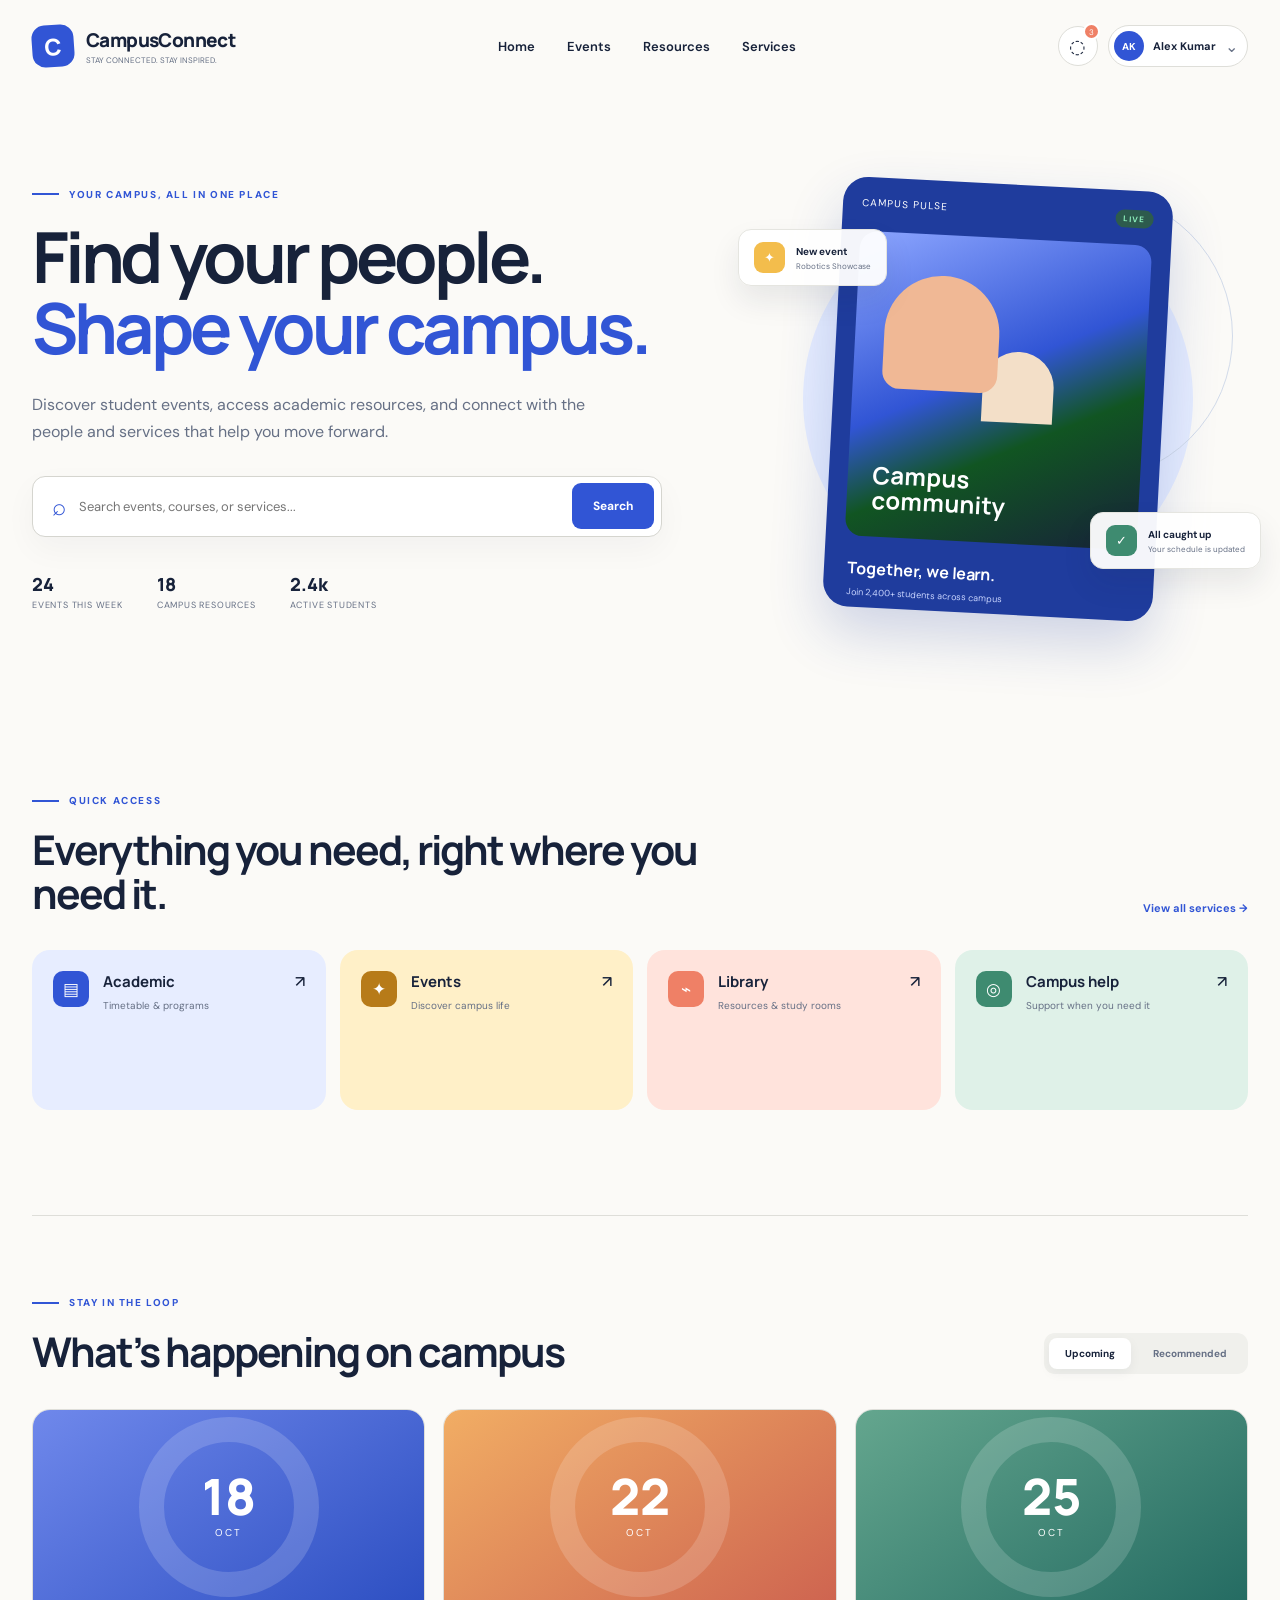
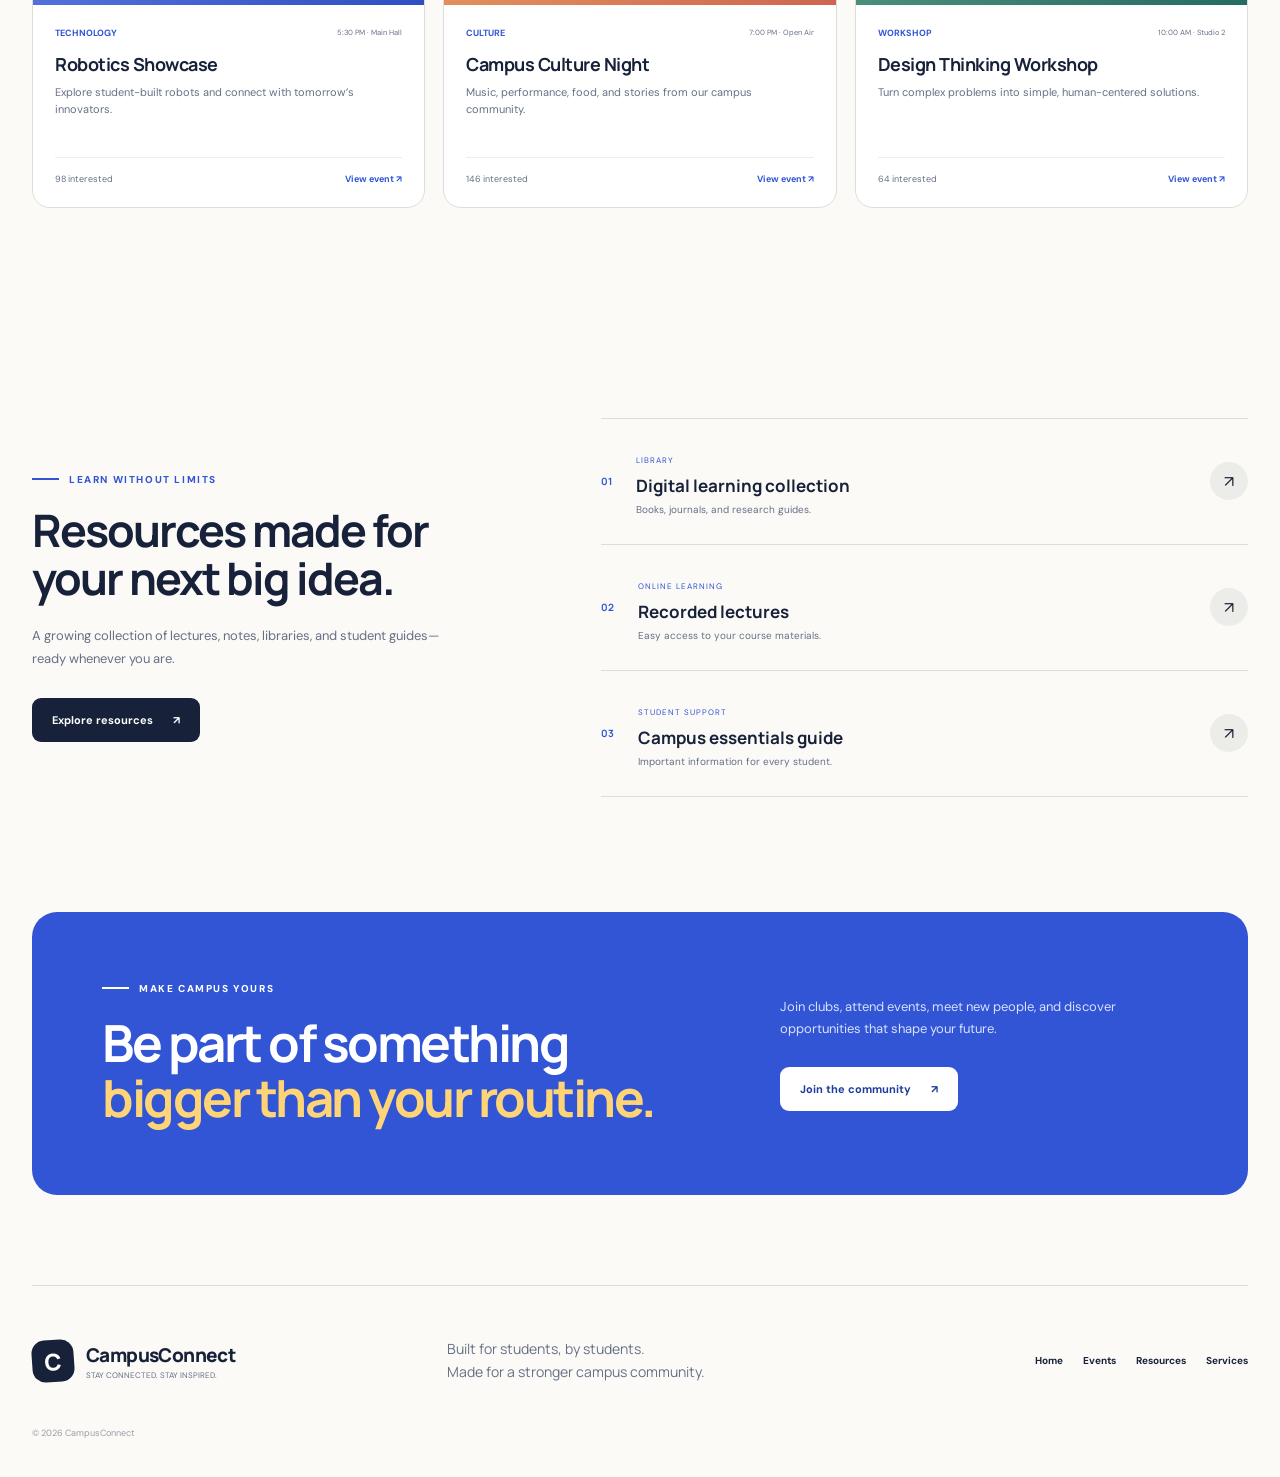
<file: week1/index.html>
<!DOCTYPE html>
<html lang="en">
<head>
    <meta charset="UTF-8">
    <meta name="viewport" content="width=device-width, initial-scale=1.0">
    <meta name="description" content="CampusConnect brings campus events, announcements, resources, and student services together in one place.">
    <link rel="preconnect" href="https://fonts.googleapis.com">
    <link rel="preconnect" href="https://fonts.gstatic.com" crossorigin>
    <link href="https://fonts.googleapis.com/css2?family=DM+Sans:wght@400;500;600;700&family=Manrope:wght@500;600;700;800&display=swap" rel="stylesheet">
    <link rel="stylesheet" href="style.css">
    <title>CampusConnect | Your Campus, Connected</title>
</head>
<body>
    <header class="site-header">
        <a class="brand" href="#top" aria-label="CampusConnect home">
            <span class="brand-mark">C</span>
            <span><strong>CampusConnect</strong><small>Stay connected. Stay inspired.</small></span>
        </a>
        <nav class="main-nav" aria-label="Main navigation">
            <a href="#home">Home</a>
            <a href="#events">Events</a>
            <a href="#resources">Resources</a>
            <a href="#services">Services</a>
        </nav>
        <div class="header-actions">
            <div class="notification-wrap">
                <button class="icon-button notification-button" type="button" aria-label="Open notifications" aria-expanded="false">◌<span>3</span></button>
                <div class="notification-panel" hidden>
                    <strong>Notifications</strong>
                    <p>New event: Robotics Showcase</p>
                    <p>Class schedule updated</p>
                    <p>Library resources added</p>
                </div>
            </div>
            <button class="profile-button" type="button" aria-label="Open student profile"><span>AK</span><b>Alex Kumar</b><i>⌄</i></button>
            <button class="menu-toggle" type="button" aria-label="Open navigation" aria-expanded="false">☰</button>
        </div>
    </header>

    <main id="top">
        <section class="hero" id="home">
            <div class="hero-copy">
                <p class="eyebrow"><span></span> Your campus, all in one place</p>
                <h1>Find your people.<br><em>Shape your campus.</em></h1>
                <p class="hero-lede">Discover student events, access academic resources, and connect with the people and services that help you move forward.</p>
                <form class="search-form" role="search">
                    <label for="campus-search">⌕</label>
                    <input id="campus-search" type="search" placeholder="Search events, courses, or services..." autocomplete="off">
                    <button type="button">Search</button>
                </form>
                <div class="hero-stats">
                    <div><strong>24</strong><span>Events this week</span></div>
                    <div><strong>18</strong><span>Campus resources</span></div>
                    <div><strong>2.4k</strong><span>Active students</span></div>
                </div>
            </div>
            <div class="hero-visual" aria-label="Student community illustration">
                <div class="orb orb-one"></div>
                <div class="orb orb-two"></div>
                <div class="campus-card">
                    <div class="campus-card-top"><span>Campus pulse</span><b>Live</b></div>
                    <div class="student-photo"><span>Campus<br>community</span></div>
                    <div class="campus-card-bottom"><strong>Together, we learn.</strong><small>Join 2,400+ students across campus</small></div>
                </div>
                <div class="floating-card floating-one"><span>✦</span><div><strong>New event</strong><small>Robotics Showcase</small></div></div>
                <div class="floating-card floating-two"><span>✓</span><div><strong>All caught up</strong><small>Your schedule is updated</small></div></div>
            </div>
        </section>

        <section class="quick-section" id="services">
            <div class="section-heading"><div><p class="eyebrow"><span></span> Quick access</p><h2>Everything you need, right where you need it.</h2></div><a href="#resources" class="view-all">View all services →</a></div>
            <div class="quick-grid">
                <a class="quick-card blue" href="#events" data-searchable="timetable classes academics academic schedule"><span class="quick-icon">▤</span><div><strong>Academic</strong><small>Timetable & programs</small></div><b>↗</b></a>
                <a class="quick-card yellow" href="#events" data-searchable="events clubs activities student community"><span class="quick-icon">✦</span><div><strong>Events</strong><small>Discover campus life</small></div><b>↗</b></a>
                <a class="quick-card coral" href="#resources" data-searchable="library learning resources books study"><span class="quick-icon">⌁</span><div><strong>Library</strong><small>Resources & study rooms</small></div><b>↗</b></a>
                <a class="quick-card green" href="#resources" data-searchable="campus services student support help desk"><span class="quick-icon">◎</span><div><strong>Campus help</strong><small>Support when you need it</small></div><b>↗</b></a>
            </div>
        </section>

        <section class="content-section" id="events">
            <div class="section-heading"><div><p class="eyebrow"><span></span> Stay in the loop</p><h2>What’s happening on campus</h2></div><div class="tabs" role="tablist" aria-label="Event categories"><button class="tab active" role="tab" aria-selected="true" aria-controls="upcoming-panel" id="upcoming-tab" type="button">Upcoming</button><button class="tab" role="tab" aria-selected="false" aria-controls="recommended-panel" id="recommended-tab" type="button">Recommended</button></div></div>
            <div class="tab-panel" id="upcoming-panel" role="tabpanel" aria-labelledby="upcoming-tab">
                <div class="event-grid">
                    <article class="event-card" data-searchable="robotics showcase technology students event">
                        <div class="event-image event-robotics"><span>18</span><small>OCT</small></div>
                        <div class="event-content"><div class="event-meta"><span>Technology</span><small>5:30 PM · Main Hall</small></div><h3>Robotics Showcase</h3><p>Explore student-built robots and connect with tomorrow’s innovators.</p><div class="event-footer"><span>98 interested</span><a href="#">View event ↗</a></div></div>
                    </article>
                    <article class="event-card" data-searchable="culture night performance arts event">
                        <div class="event-image event-culture"><span>22</span><small>OCT</small></div>
                        <div class="event-content"><div class="event-meta"><span>Culture</span><small>7:00 PM · Open Air</small></div><h3>Campus Culture Night</h3><p>Music, performance, food, and stories from our campus community.</p><div class="event-footer"><span>146 interested</span><a href="#">View event ↗</a></div></div>
                    </article>
                    <article class="event-card" data-searchable="design workshop creative course event">
                        <div class="event-image event-design"><span>25</span><small>OCT</small></div>
                        <div class="event-content"><div class="event-meta"><span>Workshop</span><small>10:00 AM · Studio 2</small></div><h3>Design Thinking Workshop</h3><p>Turn complex problems into simple, human-centered solutions.</p><div class="event-footer"><span>64 interested</span><a href="#">View event ↗</a></div></div>
                    </article>
                </div>
            </div>
            <div class="tab-panel" id="recommended-panel" role="tabpanel" aria-labelledby="recommended-tab" hidden>
                <div class="recommendation-card"><span>✦</span><div><small>Recommended for you</small><h3>Creative Projects & Community</h3><p>Based on your recent interests, these events are a great match for you.</p></div><a href="#">Explore matches →</a></div>
            </div>
        </section>

        <section class="resources-section" id="resources">
            <div class="resource-intro"><p class="eyebrow"><span></span> Learn without limits</p><h2>Resources made for your next big idea.</h2><p>A growing collection of lectures, notes, libraries, and student guides—ready whenever you are.</p><a class="button button-dark" href="#">Explore resources <span>↗</span></a></div>
            <div class="resource-list">
                <article class="resource-item" data-searchable="library book study academic resource"><span class="resource-number">01</span><div><small>Library</small><h3>Digital learning collection</h3><p>Books, journals, and research guides.</p></div><span class="resource-arrow">↗</span></article>
                <article class="resource-item" data-searchable="course online lecture video study resource"><span class="resource-number">02</span><div><small>Online learning</small><h3>Recorded lectures</h3><p>Easy access to your course materials.</p></div><span class="resource-arrow">↗</span></article>
                <article class="resource-item" data-searchable="student guide help support resource"><span class="resource-number">03</span><div><small>Student support</small><h3>Campus essentials guide</h3><p>Important information for every student.</p></div><span class="resource-arrow">↗</span></article>
            </div>
        </section>

        <section class="cta-section">
            <div><p class="eyebrow light"><span></span> Make campus yours</p><h2>Be part of something<br><em>bigger than your routine.</em></h2></div>
            <div><p>Join clubs, attend events, meet new people, and discover opportunities that shape your future.</p><a class="button button-light" href="#events">Join the community <span>↗</span></a></div>
        </section>
    </main>

    <footer class="site-footer">
        <a class="brand footer-brand" href="#top"><span class="brand-mark">C</span><span><strong>CampusConnect</strong><small>Stay connected. Stay inspired.</small></span></a>
        <p>Built for students, by students.<br>Made for a stronger campus community.</p>
        <div class="footer-links"><a href="#home">Home</a><a href="#events">Events</a><a href="#resources">Resources</a><a href="#services">Services</a></div>
        <span class="copyright">© 2026 CampusConnect</span>
    </footer>
    <script src="script.js"></script>
</body>
</html>
</file>
<file: week1/style.css>
@import url('https://fonts.googleapis.com/css2?family=DM+Sans:wght@400;500;600;700&family=Manrope:wght@500;600;700;800&display=swap');

:root {
  --ink: #17223a;
  --muted: #667085;
  --paper: #fbfaf7;
  --cream: #f2eee5;
  --blue: #3155d5;
  --blue-dark: #1f3c9d;
  --yellow: #f3bd4c;
  --coral: #ef8066;
  --green: #3e8b70;
  --line: #deded9;
}

* { box-sizing: border-box; }
html { scroll-behavior: smooth; }
body { margin: 0; color: var(--ink); background: var(--paper); font-family: 'DM Sans', sans-serif; }
a { color: inherit; text-decoration: none; }
button, input { font: inherit; }
button { color: inherit; }

.site-header { width: min(1240px, calc(100% - 64px)); height: 92px; margin: auto; display: flex; align-items: center; justify-content: space-between; }
.brand { display: flex; align-items: center; gap: 12px; }
.brand-mark { display: grid; place-items: center; width: 42px; height: 42px; border-radius: 13px; color: #fff; background: var(--blue); font: 800 23px 'Manrope'; transform: rotate(-4deg); }
.brand strong { display: block; font: 800 19px 'Manrope'; letter-spacing: -.6px; }
.brand small { display: block; margin-top: 2px; color: var(--muted); font-size: 8px; letter-spacing: 1kin; text-transform: uppercase; }
.main-nav { display: flex; gap: 32px; font-size: 13px; font-weight: 600; }
.main-nav a { position: relative; padding: 10px 0; }
.main-nav a::after { content: ''; position: absolute; right: 0; bottom: 4px; left: 0; height: 2px; background: var(--blue); transform: scaleX(0); transition: transform .2s; }
.main-nav a:hover::after { transform: scaleX(1); }
.header-actions { display: flex; align-items: center; gap: 10px; }
.icon-button, .profile-button, .menu-toggle { border: 1px solid var(--line); background: #fff; cursor: pointer; }
.icon-button { position: relative; width: 40px; height: 40px; border-radius: 50%; font-size: 19px; }
.icon-button span { position: absolute; top: -4px; right: -3px; display: grid; place-items: center; width: 17px; height: 17px; border: 2px solid #fff; border-radius: 50%; color: #fff; background: var(--coral); font-size: 8px; }
.notification-wrap { position: relative; }
.notification-panel { position: absolute; z-index: 10; top: 50px; right: 0; width: 290px; padding: 20px; border: 1px solid var(--line); border-radius: 15px; background: #fff; box-shadow: 0 18px 40px #17223a20; }
.notification-panel strong { display: block; margin-bottom: 12px; font: 700 14px 'Manrope'; }
.notification-panel p { margin: 9px 0; padding-bottom: 9px; border-bottom: 1px solid #eee; color: var(--muted); font-size: 12px; }
.profile-button { display: flex; align-items: center; gap: 9px; padding: 5px 9px 5px 5px; border-radius: 30px; }
.profile-button span { display: grid; place-items: center; width: 30px; height: 30px; border-radius: 50%; color: #fff; background: var(--blue); font-size: 10px; font-weight: 700; }
.profile-button b { font-size: 11px; }
.profile-button i { color: var(--muted); font-style: normal; }
.menu-toggle { display: none; width: 40px; height: 40px; border-radius: 50%; font-size: 20px; }

.hero { width: min(1240px, calc(100% - 64px)); min-height: 610px; margin: auto; padding: 72px 0 75px; display: grid; grid-template-columns: 1.12fr .88fr; gap: 80px; align-items: center; }
.eyebrow { display: flex; align-items: center; gap: 10px; margin: 0 0 20px; color: var(--blue); font-size: 10px; font-weight: 800; letter-spacing: 1.6px; text-transform: uppercase; }
.eyebrow span { width: 27px; height: 2px; background: var(--blue); }
h1, h2, h3 { margin: 0; font-family: 'Manrope', sans-serif; }
h1 { font-size: clamp(48px, 5.5vw, 76px); line-height: 1.02; letter-spacing: -4px; }
h1 em, h2 em { color: var(--blue); font-style: normal; }
.hero-lede { max-width: 590px; margin: 27px 0 30px; color: var(--muted); font-size: 16px; line-height: 1.7; }
.search-form { max-width: 630px; height: 61px; padding: 7px 7px 7px 19px; display: flex; align-items: center; gap: 11px; border: 1px solid #d5d5cf; border-radius: 13px; background: #fff; box-shadow: 0 12px 32px #17223a0a; }
.search-form label { color: var(--blue); font-size: 24px; }
.search-form input { min-width: 0; flex: 1; border: 0; outline: 0; color: var(--ink); background: transparent; font-size: 13px; }
.search-form button { height: 46px; padding: 0 21px; border: 0; border-radius: 9px; color: #fff; background: var(--blue); font-size: 12px; font-weight: 700; cursor: pointer; }
.hero-stats { display: flex; gap: 34px; margin-top: 35px; }
.hero-stats div { display: grid; gap: 3px; }
.hero-stats strong { font: 800 18px 'Manrope'; }
.hero-stats span { color: var(--muted); font-size: 9px; text-transform: uppercase; letter-spacing: .8px; }
.hero-visual { position: relative; min-height: 470px; display: grid; place-items: center; }
.orb { position: absolute; border-radius: 50%; }
.orb-one { width: 390px; height: 390px; background: #e6edff; }
.orb-two { width: 290px; height: 290px; top: 27px; right: 15px; border: 1px solid #d2dbea; }
.campus-card { position: relative; z-index: 1; width: 330px; height: 430px; padding: 19px; overflow: hidden; border-radius: 25px; color: #fff; background: var(--blue-dark); box-shadow: 0 25px 55px #1f3c9d33; transform: rotate(3deg); }
.campus-card-top { display: flex; justify-content: space-between; font-size: 10px; text-transform: uppercase; letter-spacing: 1px; }
.campus-card-top b { padding: 4px 8px; border-radius: 10px; color: #8ef0bd; background: #2d5b4d; font-size: 8px; }
.student-photo { height: 305px; margin-top: 17px; display: flex; align-items: end; padding: 25px; border-radius: 17px; background: linear-gradient(155deg, #8da6ff, #3155d5 45%, #152    65%, #17223a); }
.student-photo::before { content: ''; position: absolute; width: 115px; height: 115px; top: 95px; left: 48px; border-radius: 100px 100px 30px 30px; background: #f0b895; box-shadow: 79px 50px 0 -22px #f3dfc8; }
.student-photo span { position: relative; z-index: 1; font: 700 24px/1.05 'Manrope'; }
.campus-card-bottom { padding: 21px 4px 0; }
.campus-card-bottom strong, .campus-card-bottom small { display: block; }
.campus-card-bottom strong { font: 700 16px 'Manrope'; }
.campus-card-bottom small { margin-top: 7px; color: #c9d5ff; font-size: 9px; }
.floating-card { position: absolute; z-index: 3; display: flex; align-items: center; gap: 11px; padding: 12px 15px; border: 1px solid #e5e5e0; border-radius: 13px; background: rgba(255,255,255,.95); box-shadow: 0 15px 30px #17223a16; }
.floating-card > span { display: grid; place-items: center; width: 31px; height: 31px; border-radius: 9px; color: #fff; background: var(--yellow); font-size: 13px; }
.floating-card strong, .floating-card small { display: block; }
.floating-card strong { font-size: 10px; }
.floating-card small { margin-top: 3px; color: var(--muted); font-size: 8px; }
.floating-one { top: 65px; left: -10px; }
.floating-two { right: -13px; bottom: 65px; }
.floating-two > span { background: var(--green); }

.quick-section, .content-section, .resources-section { width: min(1240px, calc(100% - 64px)); margin: auto; }
.quick-section { padding: 85px 0 105px; }
.section-heading { display: flex; align-items: end; justify-content: space-between; gap: 30px; margin-bottom: 35px; }
.section-heading h2 { max-width: 680px; font-size: clamp(32px, 3.2vw, 45px); line-height: 1.08; letter-spacing: -2px; }
.view-all { color: var(--blue); font-size: 11px; font-weight: 700; }
.quick-grid { display: grid; grid-template-columns: repeat(4, 1fr); gap: 14px; }
.quick-card { min-height: 160px; padding: 21px; display: flex; align-items: flex-start; gap: 14px; border-radius: 18px; transition: transform .25s, box-shadow .25s; }
.quick-card:hover { transform: translateY(-5px); box-shadow: 0 18px 35px #17223a10; }
.quick-card.blue { background: #e7edff; }.quick-card.yellow { background: #fff0c8; }.quick-card.coral { background: #ffe3dc; }.quick-card.green { background: #dff1e8; }
.quick-icon { display: grid; place-items: center; width: 36px; height: 36px; border-radius: 10px; color: #fff; background: var(--blue); font-size: 17px; }
.quick-card.yellow .quick-icon { background: #b77b19; }.quick-card.coral .quick-icon { background: var(--coral); }.quick-card.green .quick-icon { background: var(--green); }
.quick-card div { flex: 1; }.quick-card strong, .quick-card small { display: block; }.quick-card strong { font: 700 15px 'Manrope'; }.quick-card small { margin-top: 7px; color: var(--muted); font-size: 10px; }.quick-card b { color: var(--ink); font-size: 16px; font-weight: 500; }
.content-section { padding: 80px 0 105px; border-top: 1px solid var(--line); }
.tabs { display: flex; gap: 6px; padding: 5px; border-radius: 11px; background: #f0f0ec; }
.tab { padding: 9px 16px; border: 0; border-radius: 8px; color: var(--muted); background: transparent; font-size: 10px; font-weight: 700; cursor: pointer; }
.tab.active { color: var(--ink); background: #fff; box-shadow: 0 4px 12px #17223a0e; }
.event-grid { display: grid; grid-template-columns: repeat(3, 1fr); gap: 18px; }
.event-card { overflow: hidden; border: 1px solid var(--line); border-radius: 18px; background: #fff; transition: transform .25s, box-shadow .25s; }
.event-card:hover { transform: translateY(-5px); box-shadow: 0 18px 35px #17223a10; }
.event-image { position: relative; height: 195px; display: flex; flex-direction: column; align-items: center; justify-content: center; color: #fff; background: var(--blue); overflow: hidden; }
.event-image::before { content: ''; position: absolute; width: 130px; height: 130px; border: 25px solid rgba(255,255,255,.16); border-radius: 50%; }
.event-image span, .event-image small { position: relative; z-index: 1; }.event-image span { font: 800 50px 'Manrope'; line-height: .8; }.event-image small { margin-top: 10px; font-size: 10px; letter-spacing: 2px; }
.event-robotics { background: linear-gradient(145deg, #6f88eb, #2d4fc2); }.event-culture { background: linear-gradient(145deg, #f1ad64, #ce6450); }.event-design { background: linear-gradient(145deg, #64a68e, #246b62); }
.event-content { padding: 22px; }.event-meta { display: flex; justify-content: space-between; align-items: center; color: var(--muted); font-size: 9px; }.event-meta span { color: var(--blue); font-weight: 700; text-transform: uppercase; }.event-content h3 { margin: 13px 0 8px; font-size: 18px; letter-spacing: -.5px; }.event-content p { min-height: 54px; margin: 0; color: var(--muted); font-size: 11px; line-height: 1.6; }.event-footer { display: flex; justify-content: space-between; margin-top: 19px; padding-top: 15px; border-top: 1px solid #eee; color: var(--muted); font-size: 9px; }.event-footer a { color: var(--blue); font-weight: 700; }
.recommendation-card { min-height: 190px; padding: 35px; display: flex; align-items: center; gap: 25px; border-radius: 20px; color: #fff; background: var(--blue-dark); }
.recommendation-card > span { display: grid; place-items: center; flex: 0 0 70px; height: 70px; border-radius: 50%; background: var(--yellow); color: var(--ink); font-size: 25px; }.recommendation-card div { flex: 1; }.recommendation-card small { color: #acbaff; font-size: 9px; text-transform: uppercase; letter-spacing: 1px; }.recommendation-card h3 { margin: 6px 0; font-size: 22px; }.recommendation-card p { margin: 0; color: #c5d0f5; font-size: 11px; }.recommendation-card a { color: #fff; font-size: 11px; font-weight: 700; }
.resources-section { padding: 105px 0; display: grid; grid-template-columns: .85fr 1.15fr; gap: 90px; align-items: center; }
.resource-intro h2 { font-size: clamp(34px, 3.5vw, 50px); line-height: 1.08; letter-spacing: -2px; }.resource-intro > p:not(.eyebrow) { max-width: 430px; margin: 23px 0 28px; color: var(--muted); font-size: 13px; line-height: 1.7; }.button { display: inline-flex; align-items: center; gap: 20px; padding: 15px 20px; border-radius: 9px; font-size: 11px; font-weight: 700; }.button-dark { color: #fff; background: var(--ink); }.resource-list { border-top: 1px solid var(--line); }.resource-item { display: flex; align-items: center; gap: 24px; padding: 28px 0; border-bottom: 1px solid var(--line); }.resource-number { color: var(--blue); font: 700 10px 'Manrope'; }.resource-item div { flex: 1; }.resource-item small { color: var(--blue); font-size: 8px; text-transform: uppercase; letter-spacing: 1px; }.resource-item h3 { margin: 6px 0; font-size: 17px; }.resource-item p { margin: 0; color: var(--muted); font-size: 10px; }.resource-arrow { display: grid; place-items: center; width: 38px; height: 38px; border-radius: 50%; background: #ecece8; font-size: 16px; }
.cta-section { width: min(1240px, calc(100% - 64px)); margin: 10px auto 90px; padding: 70px; display: grid; grid-template-columns: 1.2fr .8fr; gap: 80px; align-items: center; border-radius: 25px; color: #fff; background: var(--blue); }.eyebrow.light { color: #fff; }.eyebrow.light span { background: #fff; }.cta-section h2 { font-size: clamp(35px, 4vw, 55px); line-height: 1.08; letter-spacing: -2.5px; }.cta-section h2 em { color: #ffd477; }.cta-section > div:last-child p { margin: 0 0 27px; color: #d9e1ff; font-size: 13px; line-height: 1.7; }.button-light { color: var(--blue-dark); background: #fff; }
.site-footer { width: min(1240px, calc(100% - 64px)); min-height: 165px; margin: auto; padding: 38px 0; display: grid; grid-template-columns: 1fr 1fr 1fr; gap: 30px; align-items: center; border-top: 1px solid var(--line); }.footer-brand .brand-mark { background: var(--ink); }.site-footer > p { color: var(--muted); font: 14px/1.6 'Manrope'; }.footer-links { display: flex; justify-content: flex-end; gap: 20px; font-size: 10px; font-weight: 700; }.copyright { grid-column: 1 / -1; color: #9a9da4; font-size: 9px; }

[hidden] { display: none !important; }
@media (max-width: 1000px) {
  .main-nav { gap: 18px; }.hero { gap: 25px; }.hero-visual { transform: scale(.88); }.quick-grid { grid-template-columns: repeat(2, 1fr); }.event-grid { grid-template-columns: repeat(2, 1fr); }.event-card:last-child { display: none; }.resources-section { gap: 45px; }
}
@media (max-width: 760px) {
  .site-header, .hero, .quick-section, .content-section, .resources-section, .cta-section, .site-footer { width: calc(100% - 36px); }.site-header { height: 78px; }.main-nav { position: absolute; z-index: 20; top: 72px; right: 18px; left: 18px; display: none; padding: 20px; border-radius: 15px; background: #fff; box-shadow: 0 15px 40px #17223a20; }.main-nav.is-open { display: grid; gap: 9px; }.main-nav a { padding: 10px; }.notification-button, .profile-button b, .profile-button i { display: none; }.profile-button { padding: 4px; border-radius: 50%; }.menu-toggle { display: block; }.hero { padding: 60px 0 70px; grid-template-columns: 1fr; }.hero-copy { max-width: none; } h1 { font-size: 49px; letter-spacing: -3px; }.hero-visual { min-height: 430px; transform: scale(.9); }.quick-section, .content-section, .resources-section { padding: 70px 0; }.section-heading { align-items: start; flex-direction: column; }.section-heading h2 { font-size: 34px; }.quick-grid { grid-template-columns: 1fr 1fr; }.event-grid { grid-template-columns: 1fr; }.event-card:last-child { display: block; }.resources-section { grid-template-columns: 1fr; }.cta-section { padding: 48px 32px; grid-template-columns: 1fr; gap: 30px; }.site-footer { grid-template-columns: 1fr; }.footer-links { justify-content: flex-start; }.copyright { grid-column: 1; }
}
@media (max-width: 480px) {
  .brand small { display: none; }.brand strong { font-size: 16px; }.hero-stats { gap: 18px; }.hero-stats span { line-height: 1.4; }.hero-visual { margin-left: -45px; margin-right: -45px; transform: scale(.78); }.quick-grid { grid-template-columns: 1fr; }.quick-card { min-height: 130px; }.tabs { width: 100%; }.tab { flex: 1; }.event-image { height: 170px; }.recommendation-card { align-items: flex-start; flex-wrap: wrap; padding: 25px; }.recommendation-card > span { flex-basis: 55px; height: 55px; }.recommendation-card a { margin-left: 80px; }.resource-item { gap: 14px; }.resource-item p { display: none; }.cta-section { padding: 40px 25px; }
}
@media (prefers-reduced-motion: reduce) { html { scroll-behavior: auto; } *, *::before, *::after { transition-duration: .01ms !important;animation-duration: .01ms !important; } }
</file>
